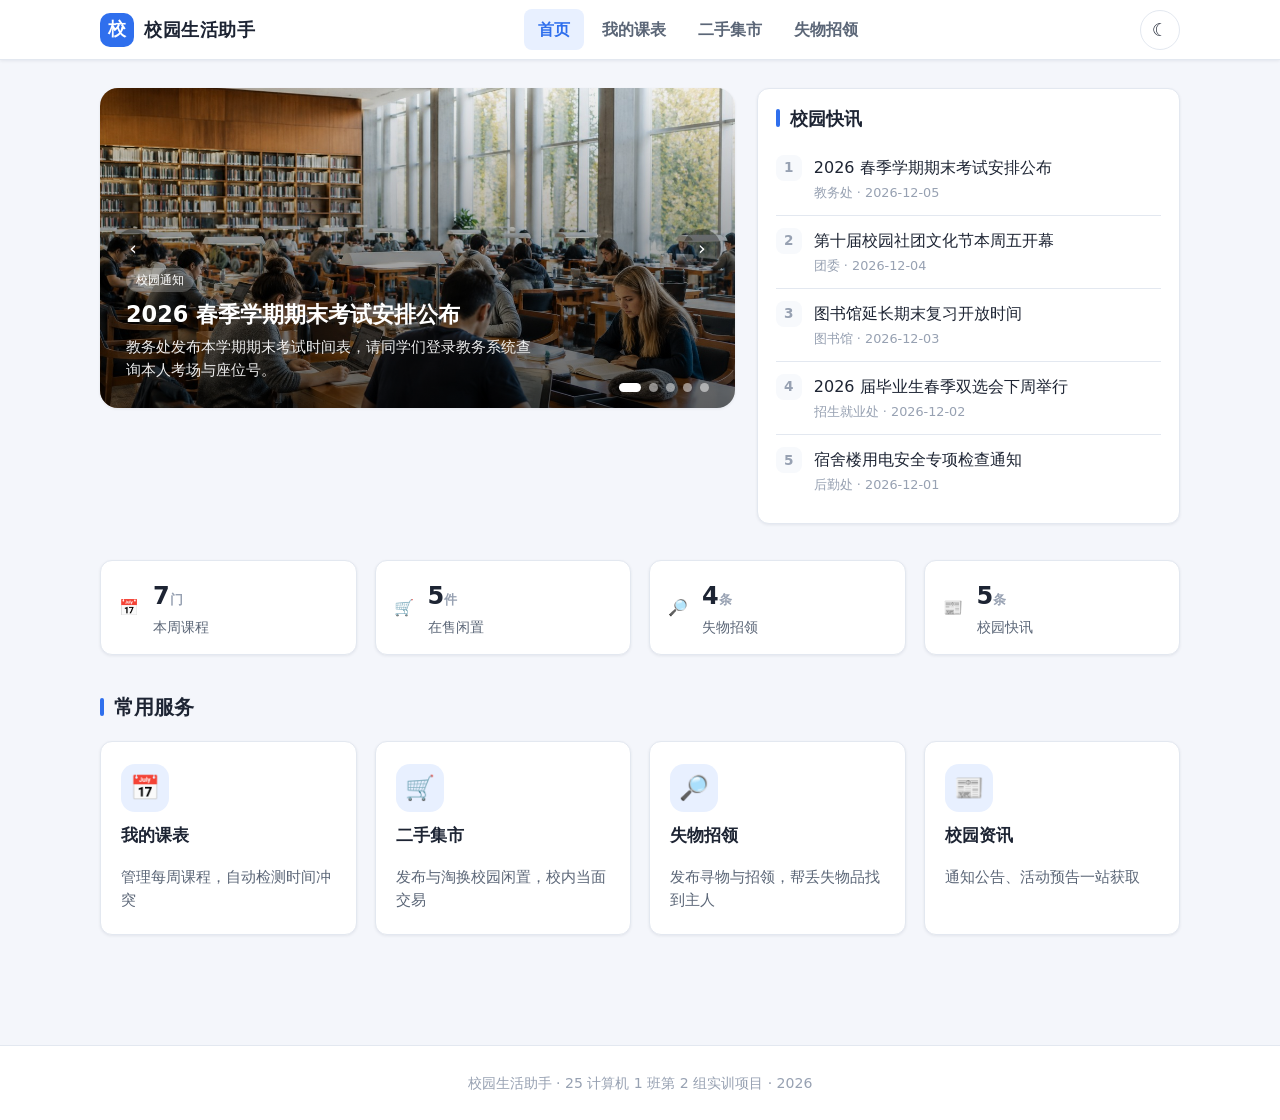
<file: index.html>
<!DOCTYPE html>
<html lang="zh-CN" data-theme="light">
<head>
  <meta charset="UTF-8" />
  <meta name="viewport" content="width=device-width, initial-scale=1.0" />
  <title>校园生活助手</title>
  <link rel="icon" href="data:," />
  <link rel="stylesheet" href="css/base.css" />
  <link rel="stylesheet" href="css/layout.css" />
  <link rel="stylesheet" href="css/components.css" />
  <script src="js/theme.js"></script>
</head>
<body>
  <header class="site-header">
    <div class="container header-inner">
      <a class="brand" href="index.html">
        <span class="logo">校</span>
        <span>校园生活助手</span>
      </a>
      <nav class="main-nav">
        <ul>
          <li><a href="index.html">首页</a></li>
          <li><a href="schedule.html">我的课表</a></li>
          <li><a href="market.html">二手集市</a></li>
          <li><a href="lost.html">失物招领</a></li>
        </ul>
      </nav>
      <div class="header-actions">
        <button class="theme-toggle" type="button" aria-label="切换主题">☾</button>
        <button class="nav-toggle" type="button" aria-label="展开菜单">☰</button>
      </div>
    </div>
  </header>

  <main class="page-main">
    <div class="container">
      <section class="hero">
        <div class="carousel" id="newsCarousel"></div>
        <div class="card">
          <div class="card-body">
            <div class="section-head" style="margin-bottom:10px">
              <span class="section-title" style="font-size:1.1rem">校园快讯</span>
            </div>
            <ul class="news-list" id="newsList"></ul>
          </div>
        </div>
      </section>

      <section class="section">
        <div class="module-grid" id="statStrip"></div>
      </section>

      <section class="section">
        <div class="section-head">
          <span class="section-title">常用服务</span>
        </div>
        <div class="module-grid">
          <a class="card hoverable module-card" href="schedule.html">
            <span class="module-icon">📅</span>
            <span class="card-title">我的课表</span>
            <span class="card-text">管理每周课程，自动检测时间冲突</span>
          </a>
          <a class="card hoverable module-card" href="market.html">
            <span class="module-icon">🛒</span>
            <span class="card-title">二手集市</span>
            <span class="card-text">发布与淘换校园闲置，校内当面交易</span>
          </a>
          <a class="card hoverable module-card" href="lost.html">
            <span class="module-icon">🔎</span>
            <span class="card-title">失物招领</span>
            <span class="card-text">发布寻物与招领，帮丢失物品找到主人</span>
          </a>
          <a class="card hoverable module-card" href="#newsList">
            <span class="module-icon">📰</span>
            <span class="card-title">校园资讯</span>
            <span class="card-text">通知公告、活动预告一站获取</span>
          </a>
        </div>
      </section>
    </div>
  </main>

  <footer class="site-footer">
    <div class="container">
      校园生活助手 · 25 计算机 1 班第 2 组实训项目 · <span data-year>2026</span>
    </div>
  </footer>

  <script src="js/dataManager.js"></script>
  <script src="js/common.js"></script>
  <script src="js/carousel.js"></script>
  <script src="js/home.js"></script>
</body>
</html>
</file>
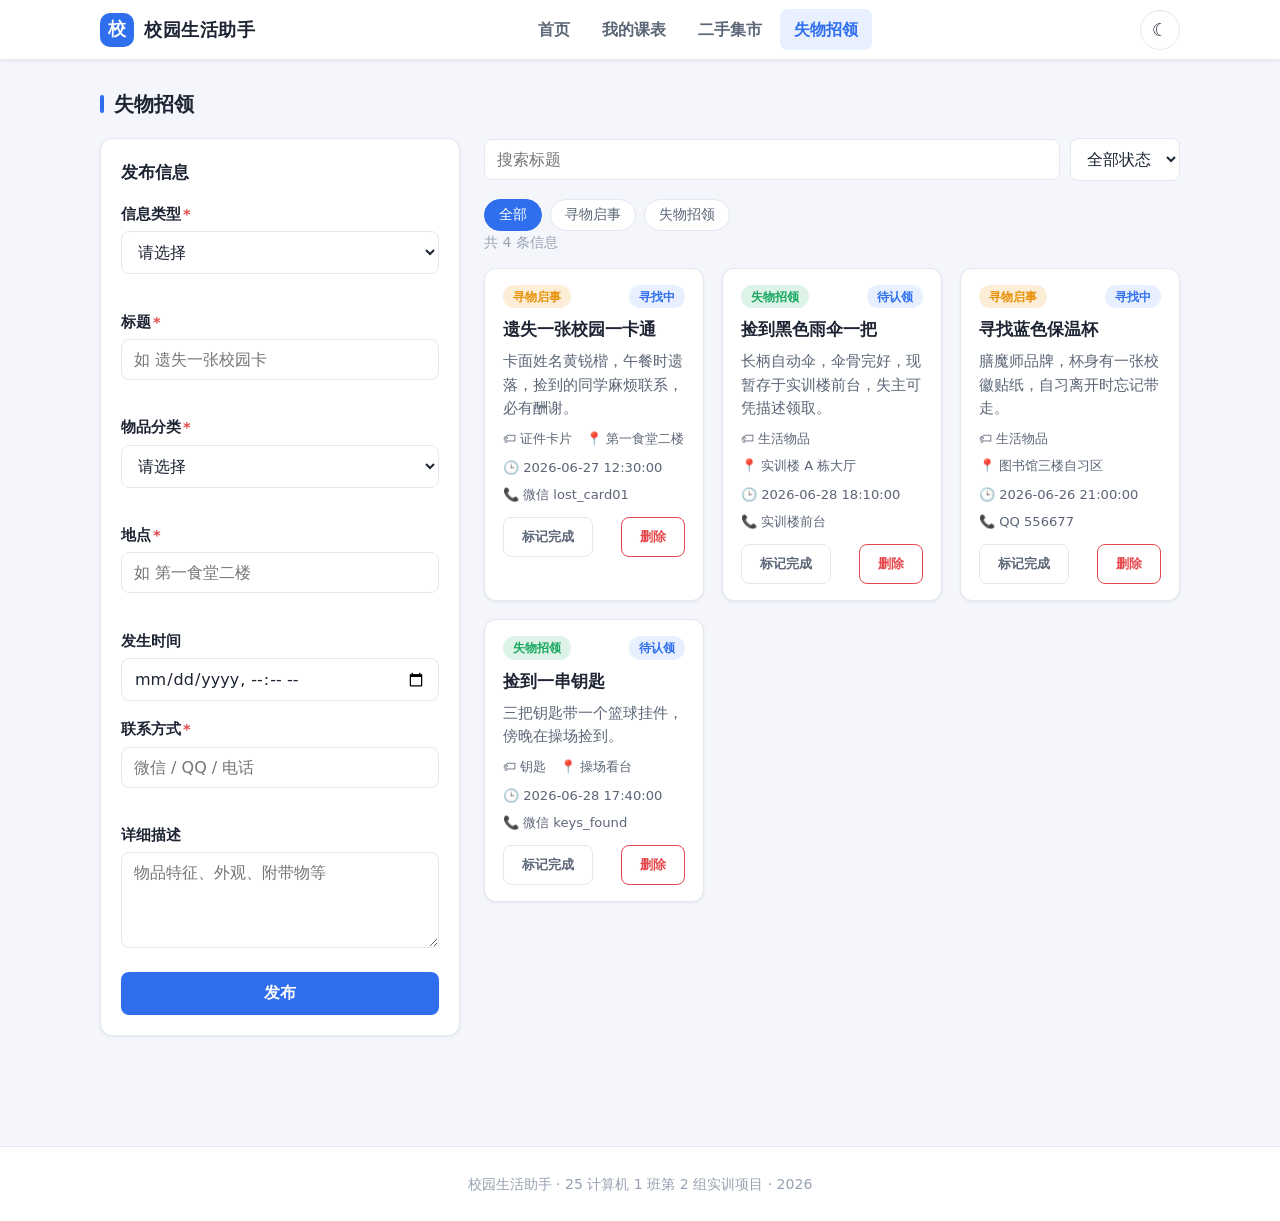
<file: lost.html>
<!DOCTYPE html>
<html lang="zh-CN" data-theme="light">
<head>
  <meta charset="UTF-8" />
  <meta name="viewport" content="width=device-width, initial-scale=1.0" />
  <title>失物招领 · 校园生活助手</title>
  <link rel="icon" href="data:," />
  <link rel="stylesheet" href="css/base.css" />
  <link rel="stylesheet" href="css/layout.css" />
  <link rel="stylesheet" href="css/components.css" />
  <link rel="stylesheet" href="css/modules.css" />
  <script src="js/theme.js"></script>
</head>
<body>
  <header class="site-header">
    <div class="container header-inner">
      <a class="brand" href="index.html">
        <span class="logo">校</span>
        <span>校园生活助手</span>
      </a>
      <nav class="main-nav">
        <ul>
          <li><a href="index.html">首页</a></li>
          <li><a href="schedule.html">我的课表</a></li>
          <li><a href="market.html">二手集市</a></li>
          <li><a href="lost.html">失物招领</a></li>
        </ul>
      </nav>
      <div class="header-actions">
        <button class="theme-toggle" type="button" aria-label="切换主题">☾</button>
        <button class="nav-toggle" type="button" aria-label="展开菜单">☰</button>
      </div>
    </div>
  </header>

  <main class="page-main">
    <div class="container">
      <div class="section-head">
        <span class="section-title">失物招领</span>
      </div>

      <div class="split">
        <form class="panel" id="lostForm" novalidate>
          <div class="panel-title">发布信息</div>
          <div class="form-row">
            <label>信息类型<span class="req">*</span></label>
            <select class="select" name="type">
              <option value="">请选择</option>
              <option>寻物启事</option>
              <option>失物招领</option>
            </select>
            <div class="field-error" data-err="type"></div>
          </div>
          <div class="form-row">
            <label>标题<span class="req">*</span></label>
            <input class="input" name="title" maxlength="30" placeholder="如 遗失一张校园卡" />
            <div class="field-error" data-err="title"></div>
          </div>
          <div class="form-row">
            <label>物品分类<span class="req">*</span></label>
            <select class="select" name="category">
              <option value="">请选择</option>
              <option>证件卡片</option>
              <option>数码电子</option>
              <option>生活物品</option>
              <option>钥匙</option>
              <option>其他</option>
            </select>
            <div class="field-error" data-err="category"></div>
          </div>
          <div class="form-row">
            <label>地点<span class="req">*</span></label>
            <input class="input" name="location" maxlength="30" placeholder="如 第一食堂二楼" />
            <div class="field-error" data-err="location"></div>
          </div>
          <div class="form-row">
            <label>发生时间</label>
            <input class="input" name="happenAt" type="datetime-local" />
          </div>
          <div class="form-row">
            <label>联系方式<span class="req">*</span></label>
            <input class="input" name="contact" maxlength="30" placeholder="微信 / QQ / 电话" />
            <div class="field-error" data-err="contact"></div>
          </div>
          <div class="form-row">
            <label>详细描述</label>
            <textarea class="textarea" name="desc" maxlength="200" placeholder="物品特征、外观、附带物等"></textarea>
          </div>
          <button class="btn btn-primary btn-block" type="submit">发布</button>
        </form>

        <div>
          <div class="filter-bar">
            <input class="input search" id="searchInput" placeholder="搜索标题" />
            <select class="select" id="statusFilter" style="width:auto">
              <option value="">全部状态</option>
              <option value="进行中">进行中</option>
              <option value="已完成">已完成</option>
            </select>
          </div>
          <div class="chips" id="typeChips"></div>
          <p class="result-count" id="resultCount"></p>
          <div class="list-grid" id="lostList"></div>
        </div>
      </div>
    </div>
  </main>

  <footer class="site-footer">
    <div class="container">
      校园生活助手 · 25 计算机 1 班第 2 组实训项目 · <span data-year>2026</span>
    </div>
  </footer>

  <script src="js/dataManager.js"></script>
  <script src="js/common.js"></script>
  <script src="js/lost.js"></script>
</body>
</html>
</file>
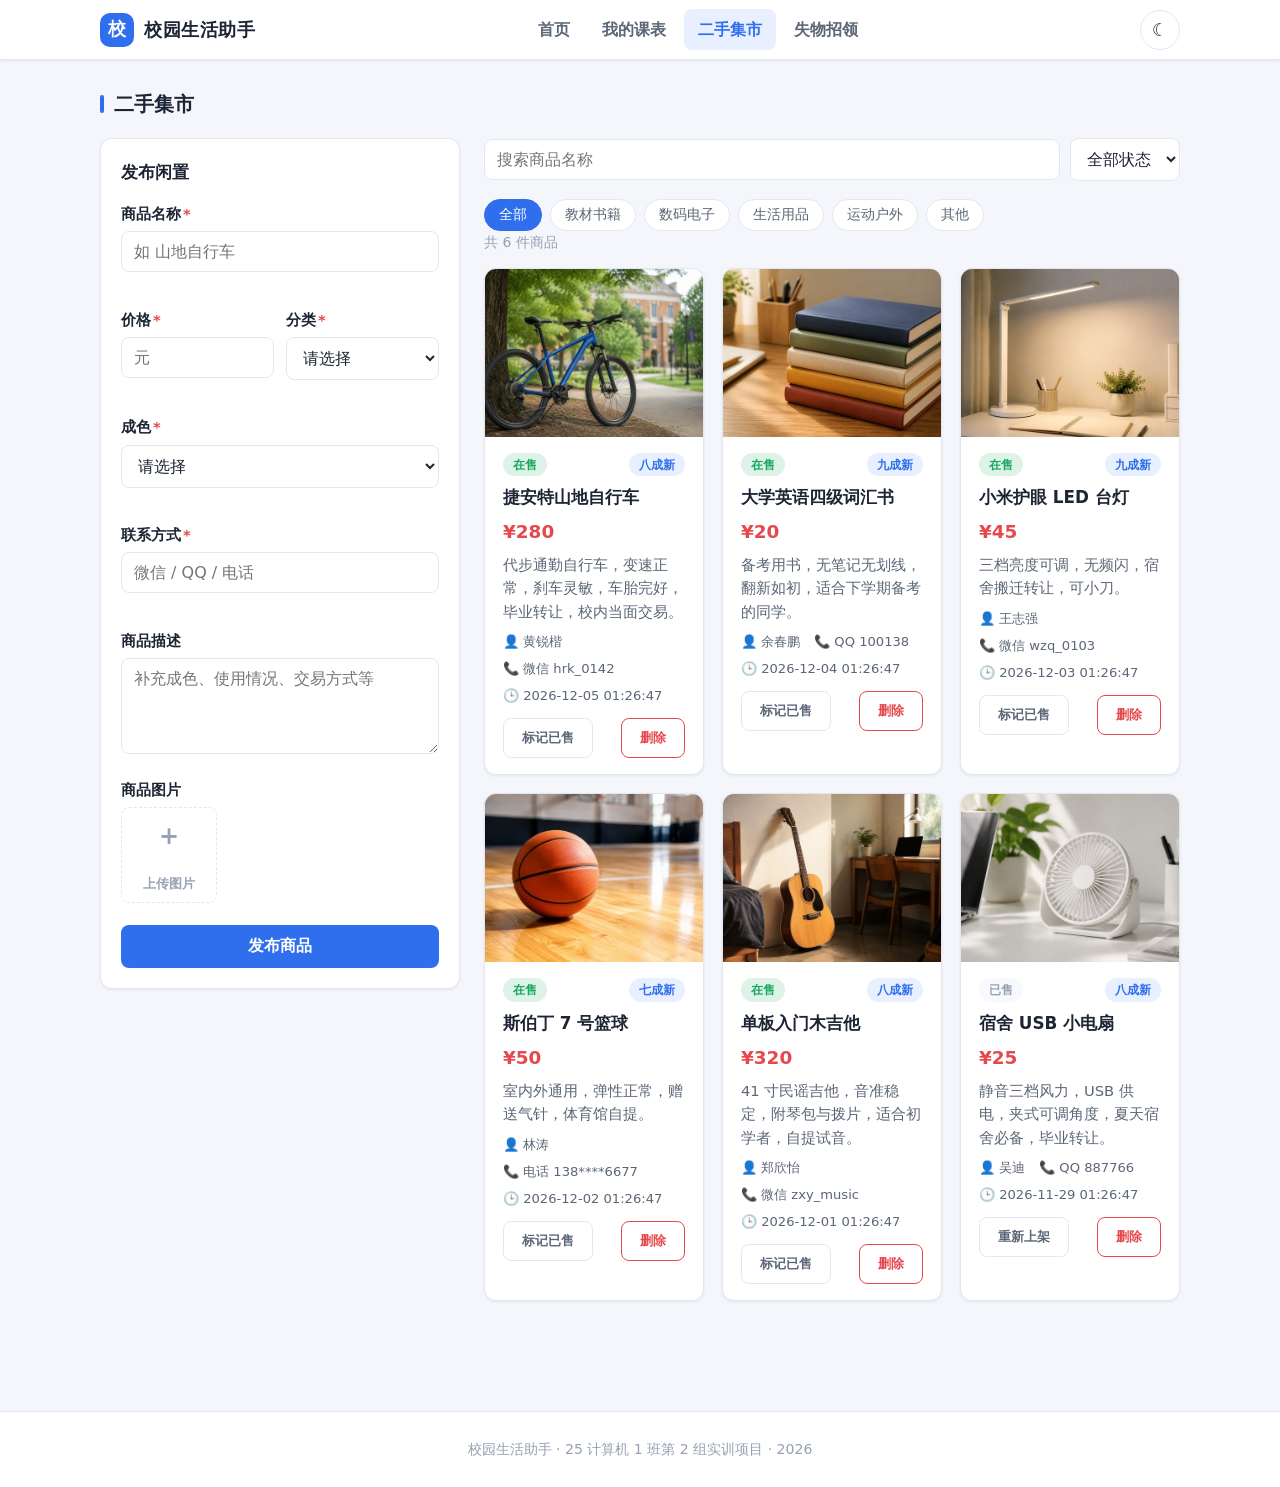
<file: market.html>
<!DOCTYPE html>
<html lang="zh-CN" data-theme="light">
<head>
  <meta charset="UTF-8" />
  <meta name="viewport" content="width=device-width, initial-scale=1.0" />
  <title>二手集市 · 校园生活助手</title>
  <link rel="icon" href="data:," />
  <link rel="stylesheet" href="css/base.css" />
  <link rel="stylesheet" href="css/layout.css" />
  <link rel="stylesheet" href="css/components.css" />
  <link rel="stylesheet" href="css/modules.css" />
  <script src="js/theme.js"></script>
</head>
<body>
  <header class="site-header">
    <div class="container header-inner">
      <a class="brand" href="index.html">
        <span class="logo">校</span>
        <span>校园生活助手</span>
      </a>
      <nav class="main-nav">
        <ul>
          <li><a href="index.html">首页</a></li>
          <li><a href="schedule.html">我的课表</a></li>
          <li><a href="market.html">二手集市</a></li>
          <li><a href="lost.html">失物招领</a></li>
        </ul>
      </nav>
      <div class="header-actions">
        <button class="theme-toggle" type="button" aria-label="切换主题">☾</button>
        <button class="nav-toggle" type="button" aria-label="展开菜单">☰</button>
      </div>
    </div>
  </header>

  <main class="page-main">
    <div class="container">
      <div class="section-head">
        <span class="section-title">二手集市</span>
      </div>

      <div class="split">
        <form class="panel" id="goodsForm" novalidate>
          <div class="panel-title">发布闲置</div>
          <div class="form-row">
            <label>商品名称<span class="req">*</span></label>
            <input class="input" name="title" maxlength="30" placeholder="如 山地自行车" />
            <div class="field-error" data-err="title"></div>
          </div>
          <div class="form-row" style="display:grid;grid-template-columns:1fr 1fr;gap:12px">
            <div>
              <label>价格<span class="req">*</span></label>
              <input class="input" name="price" type="number" min="0" step="0.5" placeholder="元" />
              <div class="field-error" data-err="price"></div>
            </div>
            <div>
              <label>分类<span class="req">*</span></label>
              <select class="select" name="category">
                <option value="">请选择</option>
                <option>教材书籍</option>
                <option>数码电子</option>
                <option>生活用品</option>
                <option>运动户外</option>
                <option>其他</option>
              </select>
              <div class="field-error" data-err="category"></div>
            </div>
          </div>
          <div class="form-row">
            <label>成色<span class="req">*</span></label>
            <select class="select" name="condition">
              <option value="">请选择</option>
              <option>全新</option>
              <option>九成新</option>
              <option>八成新</option>
              <option>七成新及以下</option>
            </select>
            <div class="field-error" data-err="condition"></div>
          </div>
          <div class="form-row">
            <label>联系方式<span class="req">*</span></label>
            <input class="input" name="contact" maxlength="30" placeholder="微信 / QQ / 电话" />
            <div class="field-error" data-err="contact"></div>
          </div>
          <div class="form-row">
            <label>商品描述</label>
            <textarea class="textarea" name="desc" maxlength="200" placeholder="补充成色、使用情况、交易方式等"></textarea>
          </div>
          <div class="form-row">
            <label>商品图片</label>
            <div class="uploader" id="uploader">
              <label class="upload-trigger" for="imgInput">
                <span class="plus">+</span>
                <span>上传图片</span>
              </label>
              <input type="file" id="imgInput" accept="image/*" multiple hidden />
            </div>
          </div>
          <button class="btn btn-primary btn-block" type="submit">发布商品</button>
        </form>

        <div>
          <div class="filter-bar">
            <input class="input search" id="searchInput" placeholder="搜索商品名称" />
            <select class="select" id="statusFilter" style="width:auto">
              <option value="">全部状态</option>
              <option value="在售">在售</option>
              <option value="已售">已售</option>
            </select>
          </div>
          <div class="chips" id="categoryChips"></div>
          <p class="result-count" id="resultCount"></p>
          <div class="list-grid" id="goodsList"></div>
        </div>
      </div>
    </div>
  </main>

  <footer class="site-footer">
    <div class="container">
      校园生活助手 · 25 计算机 1 班第 2 组实训项目 · <span data-year>2026</span>
    </div>
  </footer>

  <div class="lightbox" id="lightbox">
    <button class="close" type="button">×</button>
    <img alt="商品大图" />
  </div>

  <script src="js/dataManager.js"></script>
  <script src="js/common.js"></script>
  <script src="js/market.js"></script>
</body>
</html>
</file>
<file: css/base.css>
:root {
  --color-primary: #2f6fed;
  --color-primary-dark: #2256c4;
  --color-primary-soft: #e8f0ff;
  --color-success: #1aa860;
  --color-warning: #e8920a;
  --color-danger: #e5484d;
  --color-bg: #f4f6fb;
  --color-surface: #ffffff;
  --color-surface-2: #f7f9fc;
  --color-border: #e3e8f0;
  --color-text: #1d2433;
  --color-text-soft: #5b6677;
  --color-text-faint: #97a1b2;
  --shadow-sm: 0 1px 3px rgba(20, 33, 61, 0.08);
  --shadow-md: 0 6px 20px rgba(20, 33, 61, 0.1);
  --radius-sm: 8px;
  --radius-md: 12px;
  --radius-lg: 18px;
  --header-height: 60px;
  --maxw: 1120px;
  --transition: 0.25s ease;
}

html[data-theme="dark"] {
  --color-primary: #5b8dff;
  --color-primary-dark: #3f74f0;
  --color-primary-soft: #1b2540;
  --color-success: #3ecf8e;
  --color-warning: #f0a93b;
  --color-danger: #ff6b6f;
  --color-bg: #0f1420;
  --color-surface: #171d2b;
  --color-surface-2: #1f2738;
  --color-border: #2a3346;
  --color-text: #e7ecf5;
  --color-text-soft: #aab4c6;
  --color-text-faint: #6f7b91;
  --shadow-sm: 0 1px 3px rgba(0, 0, 0, 0.4);
  --shadow-md: 0 8px 24px rgba(0, 0, 0, 0.5);
}

* {
  margin: 0;
  padding: 0;
  box-sizing: border-box;
}

html {
  font-size: 16px;
  scroll-behavior: smooth;
}

body {
  font-family: "PingFang SC", "Microsoft YaHei", "Segoe UI", system-ui, sans-serif;
  background: var(--color-bg);
  color: var(--color-text);
  line-height: 1.6;
  min-height: 100vh;
  transition: background var(--transition), color var(--transition);
}

a {
  color: inherit;
  text-decoration: none;
}

ul {
  list-style: none;
}

img {
  display: block;
  max-width: 100%;
}

button,
input,
select,
textarea {
  font-family: inherit;
  font-size: inherit;
  color: inherit;
}

h1, h2, h3, h4 {
  line-height: 1.3;
  color: var(--color-text);
}

.container {
  width: 100%;
  max-width: var(--maxw);
  margin: 0 auto;
  padding: 0 20px;
}

.section {
  margin-top: 36px;
}

.section-head {
  display: flex;
  align-items: center;
  justify-content: space-between;
  margin-bottom: 18px;
}

.section-title {
  font-size: 1.25rem;
  font-weight: 700;
}

.section-title::before {
  content: "";
  display: inline-block;
  width: 4px;
  height: 18px;
  margin-right: 10px;
  vertical-align: -2px;
  border-radius: 3px;
  background: var(--color-primary);
}

.text-soft {
  color: var(--color-text-soft);
}

.text-faint {
  color: var(--color-text-faint);
}

.empty-state {
  padding: 48px 20px;
  text-align: center;
  color: var(--color-text-faint);
  background: var(--color-surface);
  border: 1px dashed var(--color-border);
  border-radius: var(--radius-md);
}

.empty-state .icon {
  font-size: 2.4rem;
  margin-bottom: 8px;
}

.toast-layer {
  position: fixed;
  top: 76px;
  left: 50%;
  transform: translateX(-50%);
  z-index: 999;
  display: flex;
  flex-direction: column;
  gap: 10px;
  pointer-events: none;
}

.toast {
  padding: 10px 18px;
  border-radius: var(--radius-sm);
  background: var(--color-text);
  color: var(--color-surface);
  box-shadow: var(--shadow-md);
  font-size: 0.92rem;
  opacity: 0;
  transform: translateY(-8px);
  transition: opacity var(--transition), transform var(--transition);
}

.toast.show {
  opacity: 1;
  transform: translateY(0);
}

.toast.success {
  background: var(--color-success);
  color: #fff;
}

.toast.error {
  background: var(--color-danger);
  color: #fff;
}

.modal-mask {
  position: fixed;
  inset: 0;
  z-index: 900;
  display: none;
  align-items: center;
  justify-content: center;
  padding: 20px;
  background: rgba(15, 20, 32, 0.55);
}

.modal-mask.show {
  display: flex;
}

.modal {
  width: 100%;
  max-width: 420px;
  background: var(--color-surface);
  border-radius: var(--radius-lg);
  box-shadow: var(--shadow-md);
  overflow: hidden;
}

.modal-head {
  padding: 18px 22px;
  font-size: 1.1rem;
  font-weight: 700;
  border-bottom: 1px solid var(--color-border);
}

.modal-body {
  padding: 20px 22px;
  color: var(--color-text-soft);
}

.modal-foot {
  display: flex;
  justify-content: flex-end;
  gap: 12px;
  padding: 16px 22px;
  border-top: 1px solid var(--color-border);
}
</file>
<file: css/layout.css>
.site-header {
  position: sticky;
  top: 0;
  z-index: 500;
  height: var(--header-height);
  background: var(--color-surface);
  border-bottom: 1px solid var(--color-border);
  box-shadow: var(--shadow-sm);
}

.header-inner {
  height: 100%;
  display: flex;
  align-items: center;
  justify-content: space-between;
  gap: 16px;
}

.brand {
  display: flex;
  align-items: center;
  gap: 10px;
  font-size: 1.15rem;
  font-weight: 800;
  letter-spacing: 0.5px;
}

.brand .logo {
  width: 34px;
  height: 34px;
  display: grid;
  place-items: center;
  border-radius: 10px;
  background: var(--color-primary);
  color: #fff;
  font-size: 1.1rem;
}

.main-nav ul {
  display: flex;
  align-items: center;
  gap: 4px;
}

.main-nav a {
  display: block;
  padding: 8px 14px;
  border-radius: var(--radius-sm);
  color: var(--color-text-soft);
  font-weight: 600;
  transition: background var(--transition), color var(--transition);
}

.main-nav a:hover {
  background: var(--color-surface-2);
  color: var(--color-text);
}

.main-nav a.active {
  background: var(--color-primary-soft);
  color: var(--color-primary);
}

.header-actions {
  display: flex;
  align-items: center;
  gap: 10px;
}

.theme-toggle {
  width: 40px;
  height: 40px;
  display: grid;
  place-items: center;
  border: 1px solid var(--color-border);
  background: var(--color-surface);
  border-radius: 50%;
  cursor: pointer;
  font-size: 1.1rem;
  transition: border-color var(--transition), background var(--transition);
}

.theme-toggle:hover {
  border-color: var(--color-primary);
}

.nav-toggle {
  display: none;
  width: 40px;
  height: 40px;
  place-items: center;
  border: 1px solid var(--color-border);
  background: var(--color-surface);
  border-radius: var(--radius-sm);
  cursor: pointer;
  font-size: 1.2rem;
}

.page-main {
  padding: 28px 0 60px;
}

.hero {
  display: grid;
  grid-template-columns: 1.5fr 1fr;
  gap: 22px;
}

.module-grid {
  display: grid;
  grid-template-columns: repeat(4, 1fr);
  gap: 18px;
}

.feature-grid {
  display: grid;
  grid-template-columns: repeat(3, 1fr);
  gap: 18px;
}

.list-grid {
  display: grid;
  grid-template-columns: repeat(3, 1fr);
  gap: 18px;
}

.split {
  display: grid;
  grid-template-columns: 360px 1fr;
  gap: 24px;
  align-items: start;
}

.site-footer {
  margin-top: 50px;
  padding: 26px 0;
  border-top: 1px solid var(--color-border);
  background: var(--color-surface);
  color: var(--color-text-faint);
  text-align: center;
  font-size: 0.88rem;
}

@media (max-width: 1024px) {
  .module-grid {
    grid-template-columns: repeat(2, 1fr);
  }
  .feature-grid {
    grid-template-columns: repeat(2, 1fr);
  }
  .list-grid {
    grid-template-columns: repeat(2, 1fr);
  }
  .hero {
    grid-template-columns: 1fr;
  }
  .split {
    grid-template-columns: 300px 1fr;
  }
}

@media (max-width: 768px) {
  .main-nav {
    position: absolute;
    top: var(--header-height);
    left: 0;
    right: 0;
    background: var(--color-surface);
    border-bottom: 1px solid var(--color-border);
    box-shadow: var(--shadow-md);
    max-height: 0;
    overflow: hidden;
    transition: max-height var(--transition);
  }
  .main-nav.open {
    max-height: 320px;
  }
  .main-nav ul {
    flex-direction: column;
    align-items: stretch;
    gap: 0;
    padding: 8px 16px 14px;
  }
  .main-nav a {
    padding: 12px 10px;
  }
  .nav-toggle {
    display: grid;
  }
  .module-grid,
  .feature-grid,
  .list-grid {
    grid-template-columns: 1fr;
  }
  .split {
    grid-template-columns: 1fr;
  }
  .container {
    padding: 0 14px;
  }
}
</file>
<file: css/components.css>
.btn {
  display: inline-flex;
  align-items: center;
  justify-content: center;
  gap: 6px;
  padding: 10px 18px;
  border: 1px solid transparent;
  border-radius: var(--radius-sm);
  font-weight: 600;
  cursor: pointer;
  transition: background var(--transition), border-color var(--transition), transform 0.1s ease;
  background: var(--color-surface-2);
  color: var(--color-text);
}

.btn:active {
  transform: translateY(1px);
}

.btn-primary {
  background: var(--color-primary);
  color: #fff;
}

.btn-primary:hover {
  background: var(--color-primary-dark);
}

.btn-ghost {
  background: transparent;
  border-color: var(--color-border);
  color: var(--color-text-soft);
}

.btn-ghost:hover {
  border-color: var(--color-primary);
  color: var(--color-primary);
}

.btn-danger {
  background: transparent;
  border-color: var(--color-danger);
  color: var(--color-danger);
}

.btn-danger:hover {
  background: var(--color-danger);
  color: #fff;
}

.btn-block {
  width: 100%;
}

.btn:disabled {
  opacity: 0.55;
  cursor: not-allowed;
}

.card {
  background: var(--color-surface);
  border: 1px solid var(--color-border);
  border-radius: var(--radius-md);
  box-shadow: var(--shadow-sm);
  overflow: hidden;
  transition: transform var(--transition), box-shadow var(--transition);
}

.card.hoverable:hover {
  transform: translateY(-4px);
  box-shadow: var(--shadow-md);
}

.card-body {
  padding: 16px 18px;
}

.card-title {
  font-size: 1.05rem;
  font-weight: 700;
  margin-bottom: 6px;
}

.card-text {
  color: var(--color-text-soft);
  font-size: 0.92rem;
}

.module-card {
  display: flex;
  flex-direction: column;
  align-items: flex-start;
  gap: 10px;
  padding: 22px 20px;
}

.module-card .module-icon {
  width: 48px;
  height: 48px;
  display: grid;
  place-items: center;
  border-radius: 14px;
  font-size: 1.5rem;
  background: var(--color-primary-soft);
  color: var(--color-primary);
}

.tag {
  display: inline-block;
  padding: 2px 10px;
  border-radius: 999px;
  font-size: 0.78rem;
  font-weight: 600;
  background: var(--color-primary-soft);
  color: var(--color-primary);
}

.tag.success {
  background: rgba(26, 168, 96, 0.14);
  color: var(--color-success);
}

.tag.warning {
  background: rgba(232, 146, 10, 0.16);
  color: var(--color-warning);
}

.tag.muted {
  background: var(--color-surface-2);
  color: var(--color-text-faint);
}

.carousel {
  position: relative;
  border-radius: var(--radius-lg);
  overflow: hidden;
  box-shadow: var(--shadow-sm);
  height: 320px;
  background: var(--color-surface);
}

.carousel-track {
  display: flex;
  height: 100%;
  transition: transform 0.5s ease;
}

.carousel-slide {
  position: relative;
  min-width: 100%;
  height: 100%;
  display: flex;
  align-items: flex-end;
  padding: 26px;
  color: #fff;
}

.carousel-slide::after {
  content: "";
  position: absolute;
  inset: 0;
  background: linear-gradient(180deg, rgba(0, 0, 0, 0.05), rgba(0, 0, 0, 0.62));
  z-index: 1;
}

.carousel-slide .slide-content {
  position: relative;
  z-index: 2;
  max-width: 70%;
}

.carousel-slide .slide-tag {
  display: inline-block;
  margin-bottom: 8px;
  padding: 2px 10px;
  border-radius: 999px;
  background: rgba(255, 255, 255, 0.22);
  font-size: 0.78rem;
}

.carousel-slide h3 {
  color: #fff;
  font-size: 1.4rem;
  margin-bottom: 6px;
}

.carousel-slide p {
  font-size: 0.92rem;
  opacity: 0.92;
}

.carousel-btn {
  position: absolute;
  top: 50%;
  transform: translateY(-50%);
  z-index: 3;
  width: 38px;
  height: 38px;
  display: grid;
  place-items: center;
  border: none;
  border-radius: 50%;
  background: rgba(0, 0, 0, 0.35);
  color: #fff;
  font-size: 1.2rem;
  cursor: pointer;
  transition: background var(--transition);
}

.carousel-btn:hover {
  background: rgba(0, 0, 0, 0.6);
}

.carousel-btn.prev { left: 14px; }
.carousel-btn.next { right: 14px; }

.carousel-dots {
  position: absolute;
  bottom: 16px;
  right: 26px;
  z-index: 3;
  display: flex;
  gap: 8px;
}

.carousel-dots button {
  width: 9px;
  height: 9px;
  border: none;
  border-radius: 50%;
  background: rgba(255, 255, 255, 0.5);
  cursor: pointer;
  transition: background var(--transition), width var(--transition);
}

.carousel-dots button.active {
  width: 22px;
  border-radius: 6px;
  background: #fff;
}

.news-list .news-item {
  display: flex;
  gap: 12px;
  padding: 12px 0;
  border-bottom: 1px solid var(--color-border);
}

.news-list .news-item:last-child {
  border-bottom: none;
}

.news-item .news-index {
  flex: none;
  width: 26px;
  height: 26px;
  display: grid;
  place-items: center;
  border-radius: 8px;
  background: var(--color-surface-2);
  color: var(--color-text-faint);
  font-weight: 700;
  font-size: 0.85rem;
}

.news-item .news-meta {
  margin-top: 2px;
  font-size: 0.8rem;
  color: var(--color-text-faint);
}

.form-row {
  margin-bottom: 16px;
}

.form-row label {
  display: block;
  margin-bottom: 6px;
  font-weight: 600;
  font-size: 0.92rem;
}

.form-row label .req {
  color: var(--color-danger);
  margin-left: 2px;
}

.input,
.textarea,
.select {
  width: 100%;
  padding: 10px 12px;
  border: 1px solid var(--color-border);
  border-radius: var(--radius-sm);
  background: var(--color-surface);
  transition: border-color var(--transition), box-shadow var(--transition);
}

.input:focus,
.textarea:focus,
.select:focus {
  outline: none;
  border-color: var(--color-primary);
  box-shadow: 0 0 0 3px var(--color-primary-soft);
}

.textarea {
  min-height: 96px;
  resize: vertical;
}

.field-error {
  margin-top: 6px;
  font-size: 0.82rem;
  color: var(--color-danger);
  min-height: 1em;
}

.input.invalid,
.textarea.invalid,
.select.invalid {
  border-color: var(--color-danger);
}

.uploader {
  display: flex;
  flex-wrap: wrap;
  gap: 12px;
}

.uploader .upload-trigger {
  width: 96px;
  height: 96px;
  display: grid;
  place-items: center;
  text-align: center;
  border: 1px dashed var(--color-border);
  border-radius: var(--radius-sm);
  color: var(--color-text-faint);
  cursor: pointer;
  font-size: 0.82rem;
  transition: border-color var(--transition), color var(--transition);
}

.uploader .upload-trigger:hover {
  border-color: var(--color-primary);
  color: var(--color-primary);
}

.uploader .upload-trigger .plus {
  font-size: 1.5rem;
}

.uploader .thumb {
  position: relative;
  width: 96px;
  height: 96px;
  border-radius: var(--radius-sm);
  overflow: hidden;
  border: 1px solid var(--color-border);
}

.uploader .thumb img {
  width: 100%;
  height: 100%;
  object-fit: cover;
}

.uploader .thumb .remove {
  position: absolute;
  top: 4px;
  right: 4px;
  width: 22px;
  height: 22px;
  display: grid;
  place-items: center;
  border: none;
  border-radius: 50%;
  background: rgba(0, 0, 0, 0.55);
  color: #fff;
  cursor: pointer;
  font-size: 0.85rem;
}

.goods-cover {
  height: 168px;
  background: var(--color-surface-2);
  display: grid;
  place-items: center;
  color: var(--color-text-faint);
}

.goods-cover img {
  width: 100%;
  height: 100%;
  object-fit: cover;
}

.price {
  color: var(--color-danger);
  font-weight: 800;
  font-size: 1.15rem;
}

.price small {
  font-weight: 600;
  font-size: 0.8rem;
}

.meta-row {
  display: flex;
  align-items: center;
  justify-content: space-between;
  margin-top: 10px;
  font-size: 0.82rem;
  color: var(--color-text-faint);
}

.filter-bar {
  display: flex;
  flex-wrap: wrap;
  gap: 10px;
  align-items: center;
  margin-bottom: 18px;
}

.filter-bar .search {
  flex: 1;
  min-width: 180px;
}

.chips {
  display: flex;
  flex-wrap: wrap;
  gap: 8px;
}

.chip {
  padding: 6px 14px;
  border: 1px solid var(--color-border);
  border-radius: 999px;
  background: var(--color-surface);
  color: var(--color-text-soft);
  cursor: pointer;
  font-size: 0.86rem;
  transition: all var(--transition);
}

.chip.active {
  background: var(--color-primary);
  border-color: var(--color-primary);
  color: #fff;
}

.lightbox {
  position: fixed;
  inset: 0;
  z-index: 950;
  display: none;
  align-items: center;
  justify-content: center;
  padding: 30px;
  background: rgba(0, 0, 0, 0.82);
}

.lightbox.show {
  display: flex;
}

.lightbox img {
  max-width: 90vw;
  max-height: 86vh;
  border-radius: var(--radius-md);
  box-shadow: var(--shadow-md);
}

.lightbox .close {
  position: absolute;
  top: 24px;
  right: 30px;
  font-size: 2rem;
  color: #fff;
  cursor: pointer;
  background: none;
  border: none;
}
</file>
<file: css/modules.css>
.panel {
  background: var(--color-surface);
  border: 1px solid var(--color-border);
  border-radius: var(--radius-md);
  box-shadow: var(--shadow-sm);
  padding: 20px;
}

.panel-title {
  font-size: 1.05rem;
  font-weight: 700;
  margin-bottom: 16px;
}

.timetable-wrap {
  overflow-x: auto;
}

.timetable {
  display: grid;
  grid-template-columns: 72px repeat(7, minmax(96px, 1fr));
  grid-auto-rows: 60px;
  gap: 6px;
  min-width: 760px;
}

.tt-cell {
  display: grid;
  place-items: center;
  border-radius: 8px;
  font-size: 0.84rem;
  color: var(--color-text-soft);
  background: var(--color-surface-2);
}

.tt-head {
  font-weight: 700;
  color: var(--color-text);
  background: transparent;
}

.tt-time {
  flex-direction: column;
  text-align: center;
  line-height: 1.2;
  background: transparent;
  color: var(--color-text-faint);
  font-size: 0.78rem;
}

.tt-time strong {
  display: block;
  color: var(--color-text-soft);
  font-size: 0.86rem;
}

.tt-course {
  align-self: stretch;
  padding: 8px 10px;
  border-radius: 10px;
  color: #fff;
  cursor: pointer;
  display: flex;
  flex-direction: column;
  gap: 2px;
  overflow: hidden;
  transition: transform 0.15s ease;
}

.tt-course:hover {
  transform: scale(1.02);
}

.tt-course b {
  font-size: 0.86rem;
}

.tt-course span {
  font-size: 0.74rem;
  opacity: 0.92;
}

.tt-course.conflict {
  outline: 2px solid var(--color-danger);
  outline-offset: -2px;
}

.c1 { background: #2f6fed; }
.c2 { background: #1aa860; }
.c3 { background: #e8920a; }
.c4 { background: #8a4cf0; }
.c5 { background: #e5484d; }
.c6 { background: #0ea5b5; }
.c7 { background: #d6477f; }

.list-meta {
  display: flex;
  flex-wrap: wrap;
  gap: 6px 14px;
  margin-top: 8px;
  font-size: 0.82rem;
  color: var(--color-text-soft);
}

.list-meta span {
  display: inline-flex;
  align-items: center;
  gap: 4px;
}

.result-count {
  margin: 0 0 14px;
  color: var(--color-text-faint);
  font-size: 0.88rem;
}

.lost-card .lost-head {
  display: flex;
  align-items: center;
  justify-content: space-between;
  margin-bottom: 8px;
}

.section-tip {
  margin-bottom: 16px;
  padding: 10px 14px;
  border-radius: var(--radius-sm);
  background: var(--color-primary-soft);
  color: var(--color-primary);
  font-size: 0.86rem;
}
</file>
